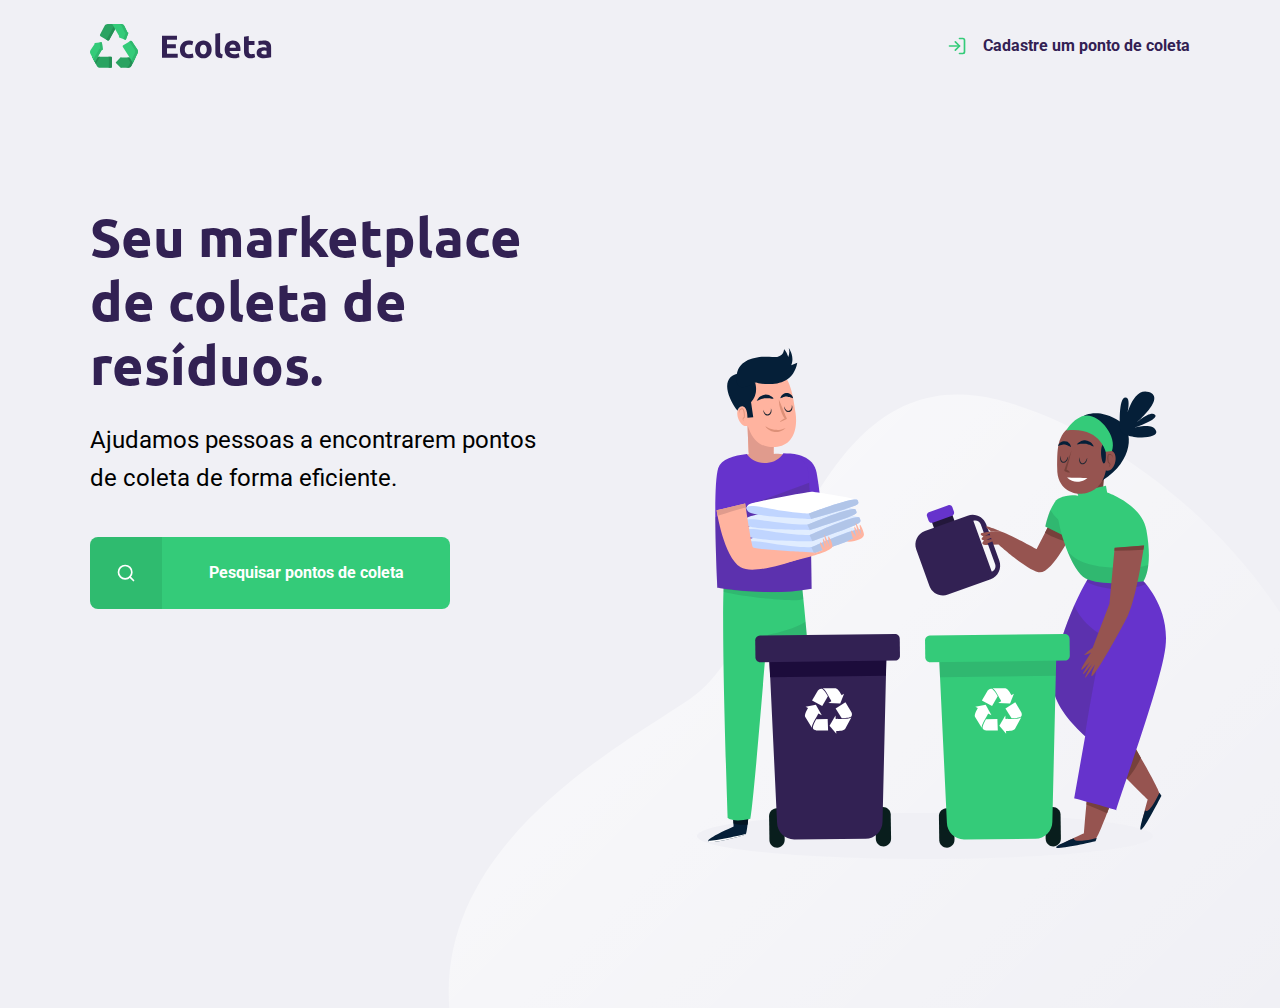
<file: next-level-week/nlw1-ecoleta/index.html>
<!DOCTYPE html>

<html lang="pt-br">

<head>
    <meta charset="UTF-8">
    <meta name="viewport" content="width=device-width, initial-scale=1.0">

    <title>Ecoleta</title>
    
    <link href="https://fonts.googleapis.com/css2?family=Roboto:wght@400;700&family=Ubuntu:wght@700&display=swap" rel="stylesheet">
    
    <link rel="stylesheet" href="_css/main.css">
    <link rel="stylesheet" href="_css/home.css">
    
    <link rel="stylesheet" href="_css/resposive.css">
    
</head>

<body>

<div id="page-home">
    
    <div class="content">  

        <header>
        
            <img src="_imagens/logo.svg" alt="Ecoleta">

            <a href="create-point.html">

                <span></span>
                Cadastre um ponto de coleta

            </a>

        </header>

        <main>

            <h1>Seu marketplace <br> de coleta de resíduos.</h1> 
    
            <p>Ajudamos pessoas a encontrarem pontos <br> de coleta de forma eficiente.</p>
            
            <a href="/"><span></span><strong>Pesquisar pontos de coleta</strong></a>
            
        </main> 

    </div>

</div>
</body>
</html>
</file>
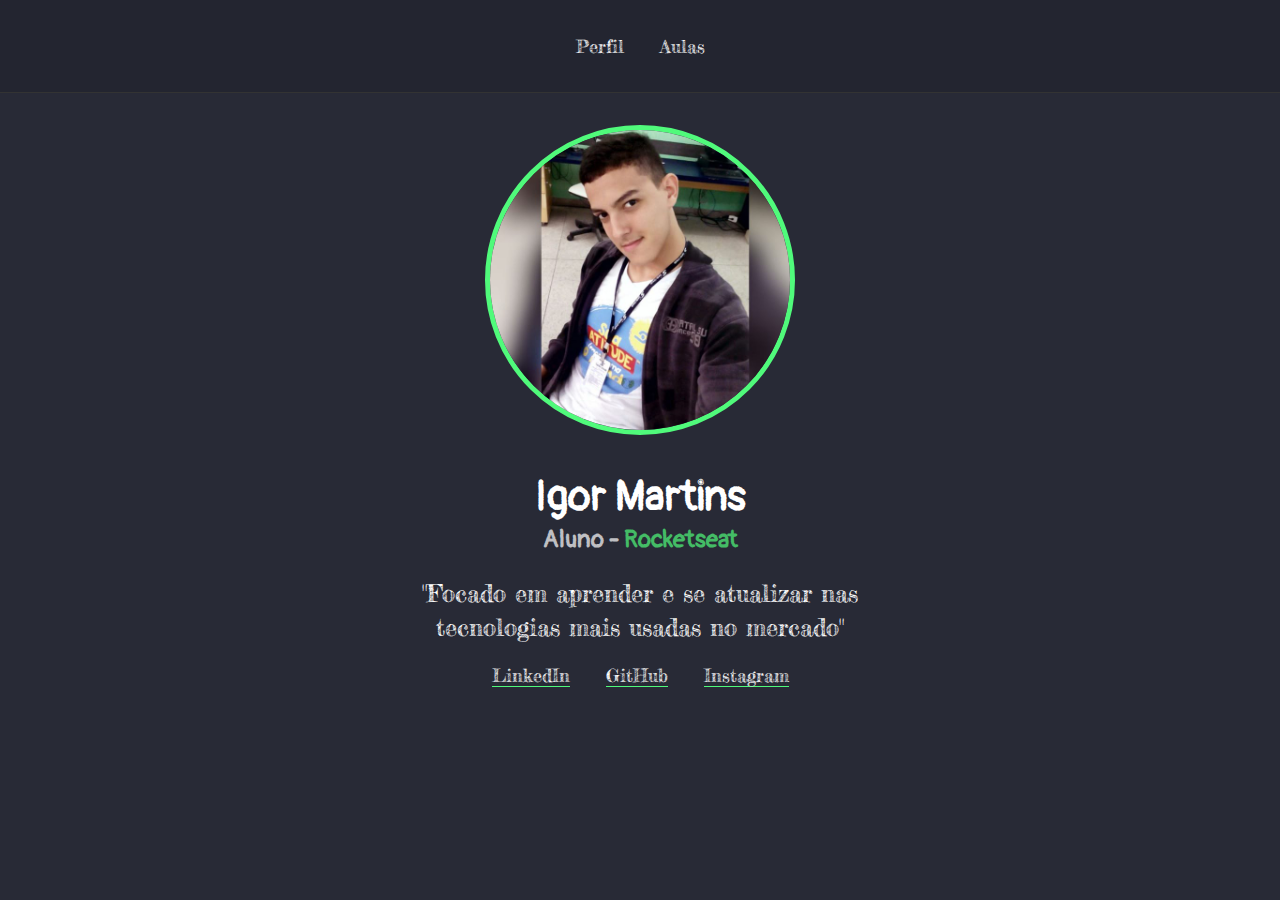
<file: LaunchBase/Bootcamp/Semana 1/inicio-front-end/First Project/index.html>
<!DOCTYPE html>
<html lang="pt-br">

<head>

<meta charset="UTF-8">
<meta name="viewport" content="width=device-width, initial-scale=1.0">
<title>Igor Martins</title>

<link rel="stylesheet" href="_css/index.css">
<link rel="stylesheet" href="_css/class.css">

</head>

<body>

<header>
    <div class="links">
        <a href="index.html">Perfil</a>
        <a href="class.html">Aulas</a>     
    </div>
</header>

<div class="wrapper">
    <img src="_imagens/Igor_16.jpeg" alt="KMartins">

    <h1>Igor Martins</h1>
    <h2>Aluno - <a href="https://skylab.rocketseat.com.br/dashboard" target="_blank">Rocketseat</a></h2>
    <p>"Focado em aprender e se atualizar nas tecnologias mais usadas no mercado"</p>
</div>

<div id = 'links_sociais' class = 'links'>   
    <a href="https://br.linkedin.com/" target="_blank">LinkedIn</a>
    <a href="https://github.com/" target="_blank">GitHub</a>
    <a href="https://www.instagram.com/?hl=pt-br" target="_blank">Instagram</a>
</div>


  
</body>
</html>
</file>
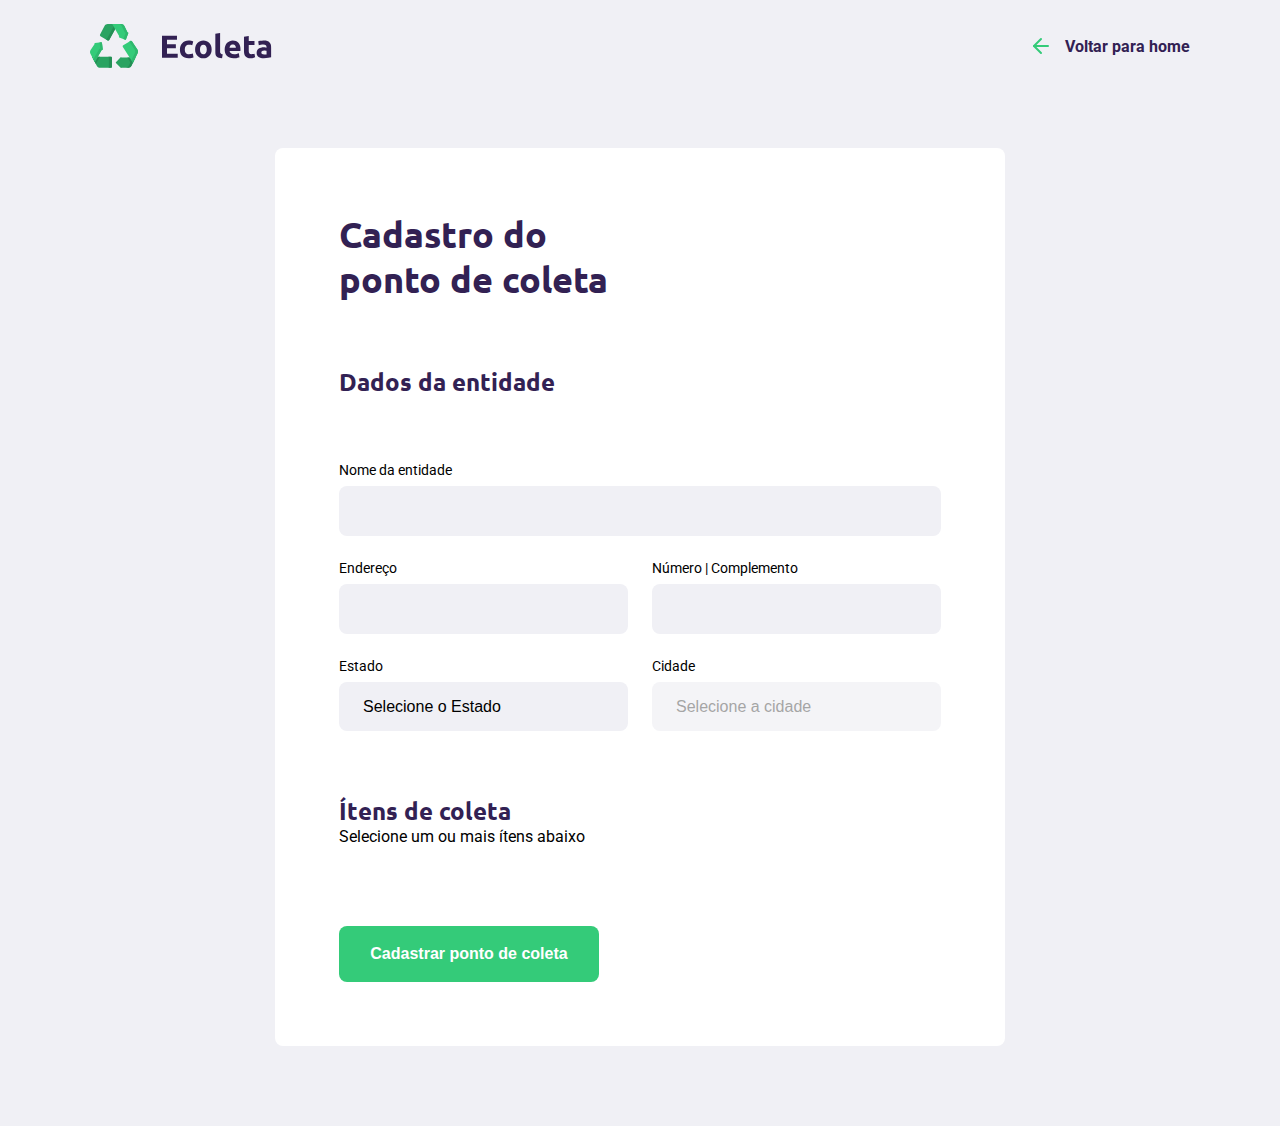
<file: next-level-week/nlw1-ecoleta/create-point.html>
<!DOCTYPE html>

<html lang="pt-br">

<head>
    <meta charset="UTF-8">
    <meta name="viewport" content="width=device-width, initial-scale=1.0">

    <title>Criar ponto de coleta</title>
    
    <link href="https://fonts.googleapis.com/css2?family=Roboto:wght@400;700&family=Ubuntu:wght@700&display=swap" rel="stylesheet">
    
    <link rel="stylesheet" href="_css/main.css">
    <link rel="stylesheet" href="_css/create-point.css">

    <link rel="stylesheet" href="_css/resposive.css">
    
</head>

<body>

<div id="page-create-point">

    <header>
        
        <img src="_imagens/logo.svg" alt="Ecoleta">

        <a href="index.html">

            <span></span>
            Voltar para home

        </a>

    </header>

    <form action="">

         <h1>Cadastro do <br> 
            ponto de coleta</h1>
    
         <fieldset>

            <legend>
                
                <h2>Dados da entidade</h2>
            
            </legend>
            
            <div class="field">
                
                <label for="name">Nome da entidade</label>
                <input type="text" name="name" id="">

            </div>            

            <div class="field-group">
                
                <div class="field">

                    <label for="address">Endereço</label>
                    <input type="text" name="address" id="">

                </div>

                <div class="field">

                    <label for="address2">Número | Complemento</label>
                    <input type="text" name="address2" id="">

                </div>   

            </div>

            <div class="field-group">
                
                <div class="field">

                    <label for="state">Estado</label>

                    <select name="uf" id="">

                        <option value="">Selecione o Estado</option>

                    </select>

                    <input type="hidden" name="state">

                </div>      

                <div class="field">

                    <label for="city">Cidade</label>
                    
                    <select name="city" id="" disabled>

                        <option value="">Selecione a cidade</option>

                    </select>

                </div>

            </div>

         </fieldset>
         
         <fieldset>

            <legend>
                
                <h2>Ítens de coleta</h2>
                <p>Selecione um ou mais ítens abaixo</p> 

            </legend>

         </fieldset>

         <button type="submit">Cadastrar ponto de coleta</button>

    </form> 

    <script src="_javascript/create-point.js"></script>

</div>
</body>
</html>
</file>
<file: next-level-week/nlw1-ecoleta/_css/main.css>
:root {
    --title-color: #322153;
    --primary-color: #34cb79;

}

* {
    padding: 0;
    border: 0;
    margin: 0;
    
    box-sizing: border-box;

}


html {
    font-family: 'Roboto', sans-serif;
    
}

body{
    background-color: #f0f0f5;

    -webkit-font-smoothing: antialiased;

}

a {
    text-decoration: none;

}

h1, h2,h3, h4, h5, h6 {
    font-family: 'Ubuntu', sans-serif;

    color: var(--title-color);

}
</file>
<file: next-level-week/nlw1-ecoleta/_css/home.css>
#page-home {
    height:112vh;
    
    background: url(../_imagens/home-background.svg) no-repeat;
    background-position: 35vw bottom;

}

#page-home .content {
    width: 90%;
    max-width: 1100px;
    height: 745px;

    margin: 0 auto;

    display: flex;
    flex-direction: column;

}

#page-home header {
    display: flex;
    
    margin-top: 24px;
    
    align-items: center;
    justify-content: space-between;

}

#page-home header a {
    display: flex; 

    color: var(--title-color);

    font-weight: 700;

}

#page-home header a span {
    width: 20px;
    height: 20px;

    display: flex;

    margin-right: 16px;

    background-image: url(../_imagens/log-in.svg);    

}

#page-home main {
    max-width: 560px;
    /*height: 460px;*/
    
    flex: 1;
    display: flex;

    flex-direction: column;
    justify-content: center;
    
}


#page-home main h1 {
    font-size: 54px;
    line-height: 64px;
    
}

#page-home main p {
    font-size: 24px;
    line-height: 38px;

    font-weight: 400;

    margin-top: 24px;
}

#page-home main a {
    width: 100%;
    max-width: 360px;
    height: 72px;

    margin-top: 40px;
    
    display: flex;
    align-items: center;

    border-radius: 8px;
    
    background: var(--primary-color);
    transition: 400ms;
}

#page-home main a:hover {
    background-color: #2fc86e;
}

#page-home main a span {
    width: 72px;
    height: 72px;

    display: flex;

    justify-content: center;
    align-items: center;

    border-top-left-radius: 8px;
    border-bottom-left-radius: 8px;

    background-color: rgba(0, 0, 0, 0.08);

}

#page-home main a span::after {
    content: "";
    background-image: url(../_imagens/search.svg);

    width: 20px;
    height: 20px;

}

#page-home main a strong {
    flex: 1;

    color: white;
    text-align: center;

}
</file>
<file: next-level-week/nlw1-ecoleta/_css/resposive.css>
@media (max-width: 900px) {
    #page-home {
        background-position-x: 70vw;
    }

    #page-home .content {
        align-items: center;
        text-align: center;

    }

    #page-home header a {
        position: absolute;
        bottom: 48px;

        left: 50%;
        transform: translateX(-50%);

    }

    #page-home main {
        align-items: center;

    }

}

@media (min-width: 1700px){
    #page-home {
        background-position-x: 40vw;
    }
}

@media (max-height: 760px){
    #page-home {
        background-position-y: 200px;
    }
}
</file>
<file: LaunchBase/Bootcamp/Semana 1/inicio-front-end/First Project/_css/index.css>
@import 'https://fonts.googleapis.com/css2?family=Fredericka+the+Great&family=Pangolin&display=swap';

* {
    padding: 0;
    border: 0;
    margin: 0;
}

:root {
    --color-fundo: #282a36;
    --color-green: #50fa7b;
}

body {
    background: var(--color-fundo);
    color: white;
}

body header {
    padding: 32px;
    background: rgba(0, 0, 0, 0.1);
    border-bottom: 1px solid #333;
}

.links {
    text-align: center;
}

.links a {
    font-family: 'Fredericka the Great', cursive;

    font-size: 18px;
    line-height: 28px;

    color: white;
    text-decoration: none;

    margin: 0 16px;
}

.links a:hover {
    color: var(--color-green);
    transition: color 200ms;
}

/* Apresentação */

.wrapper {
    padding: 32px 32px 0;
    text-align: center;
}

.wrapper img {
    border-radius: 50%;
    border: 5px solid var(--color-green);
    height: 300px;
    margin-bottom: 32px;
}

.wrapper h1 {
    font-size: 42px;
    line-height: 52px;
    font-family: 'Pangolin', cursive;
}

.wrapper h2 {
    font-size: 24px;
    line-height: 34px;
    font-family: 'Pangolin', cursive;
    opacity: 0.7;
}

.wrapper h2 a {
    color: var(--color-green);

    text-decoration: none;
}

.wrapper p {
    font-size: 24px;
    line-height: 34px;
    font-family: 'Fredericka the Great', cursive;

    max-width: 500px;
    margin: 20px auto 0;
}

#links_sociais {
    margin: 16px 0;
}

#links_sociais a {
    border-bottom: 1px solid var(--color-green);
}
</file>
<file: LaunchBase/Bootcamp/Semana 1/inicio-front-end/First Project/_css/class.css>
/* Formatação dos cards */

:root {
    --color-card: #7159c1;
}

#wrapper {
  padding: 32px;  
}

.cards {
    max-width: 800px;
    height: 500px;
    margin: 0 auto 16px;
    
    display: grid;
    grid-template-columns: 1fr 1fr 1fr;
    
    gap: 12px;
    cursor: pointer;
}

.card {
    background-color: var(--color-card);
    border: none;
}

.card:hover {
    border: 1px solid white;
    transition: border 200ms;
}

.card .card_imagem img {
    width: 100%;
}

.card_content, .card_info {
    padding: 24px;
    font-family: 'Pangolin', cursive;
}

.card .card_info {
    display: grid;
    grid-template-columns: 1fr 1fr;
}

.card .card_info .card_min {
    padding: 5px 0;
}

.card .card_info .card_price {
    background-color: var(--color-card);
    filter: brightness(80%);

    padding: 5px 20px;

    border-radius: 20px;
    text-align: center;
}

/* Molde da tela de vídeo */

.screen_overlay {
    background-color: rgba(0, 0, 0, 0.7);

    width: 100%;
    height: 100%;

    position: fixed;
    top: 0;

    opacity: 0;
    visibility: hidden;
}

.screen {
    background-color: white;
    
    width: 90%;
    height: 90%;

    margin: 5vh auto;
    position: relative;
}

.screen .close_screen {
    color: black;
    position: absolute;
    right: 5px;
    top: 3px;
    cursor: pointer;
}

.screen_overlay.active {
    opacity: 1;
    visibility: visible;
}

iframe {
    width: 100%;
    height: 90%;

    position: absolute;
    top: 5%;
}
</file>
<file: next-level-week/nlw1-ecoleta/_css/create-point.css>
#page-create-point {
    width: 90%;
    max-width: 1100px;

    margin: 0 auto;

}

#page-create-point header {
    margin-top: 24px;

    display: flex;

    justify-content: space-between;
    align-items: center;

}

#page-create-point header a {
    display: flex;

    color: var(--title-color);
    font-weight: bold;

    align-items: center;

}

#page-create-point header a span {
    background-image: url(../_imagens/arrow-left.svg);

    display: flex;

    margin-right: 16px;

    width: 20px;
    height: 24px;

}

form {
    max-width: 730px;

    padding: 64px;
    margin: 80px auto;

    background-color: white;
    
    border-radius: 8px;

}

form h1 {
    font-size: 36px;

}

form fieldset {
    margin-top: 64px;

    border: 0;

}

form  fieldset legend {
    margin-bottom: 40px;

}

form legend h2 {
    font-size: 24px;

}

form .field {
    flex: 1;

    display: flex;
    flex-direction: column;

}

form .field-group {
    display: flex;
}

form input,
form select {
    background-color: #f0f0f5;

    border: 0;
    padding: 16px 24px;

    font-size: 16px;

    border-radius: 8px;

    outline: none;

}

form select {
    -webkit-appearance: none;
    -moz-appearance: none;
    appearance: none;

}

form label {
    font-size: 14px;

    margin-top: 24px;
    margin-bottom: 8px;

}

form .field-group .field + .field {
    margin-left: 24px;

}

form button {
    width: 260px;
    height: 56px;

    margin-top: 40px;

    background-color: var(--primary-color);

    border: 0;
    border-radius: 8px;

    color: white;

    font-size: 16px;
    font-weight: bold;

    transition: 400ms;

}

form button:hover {
    background-color: #2fb86e;

}
</file>
